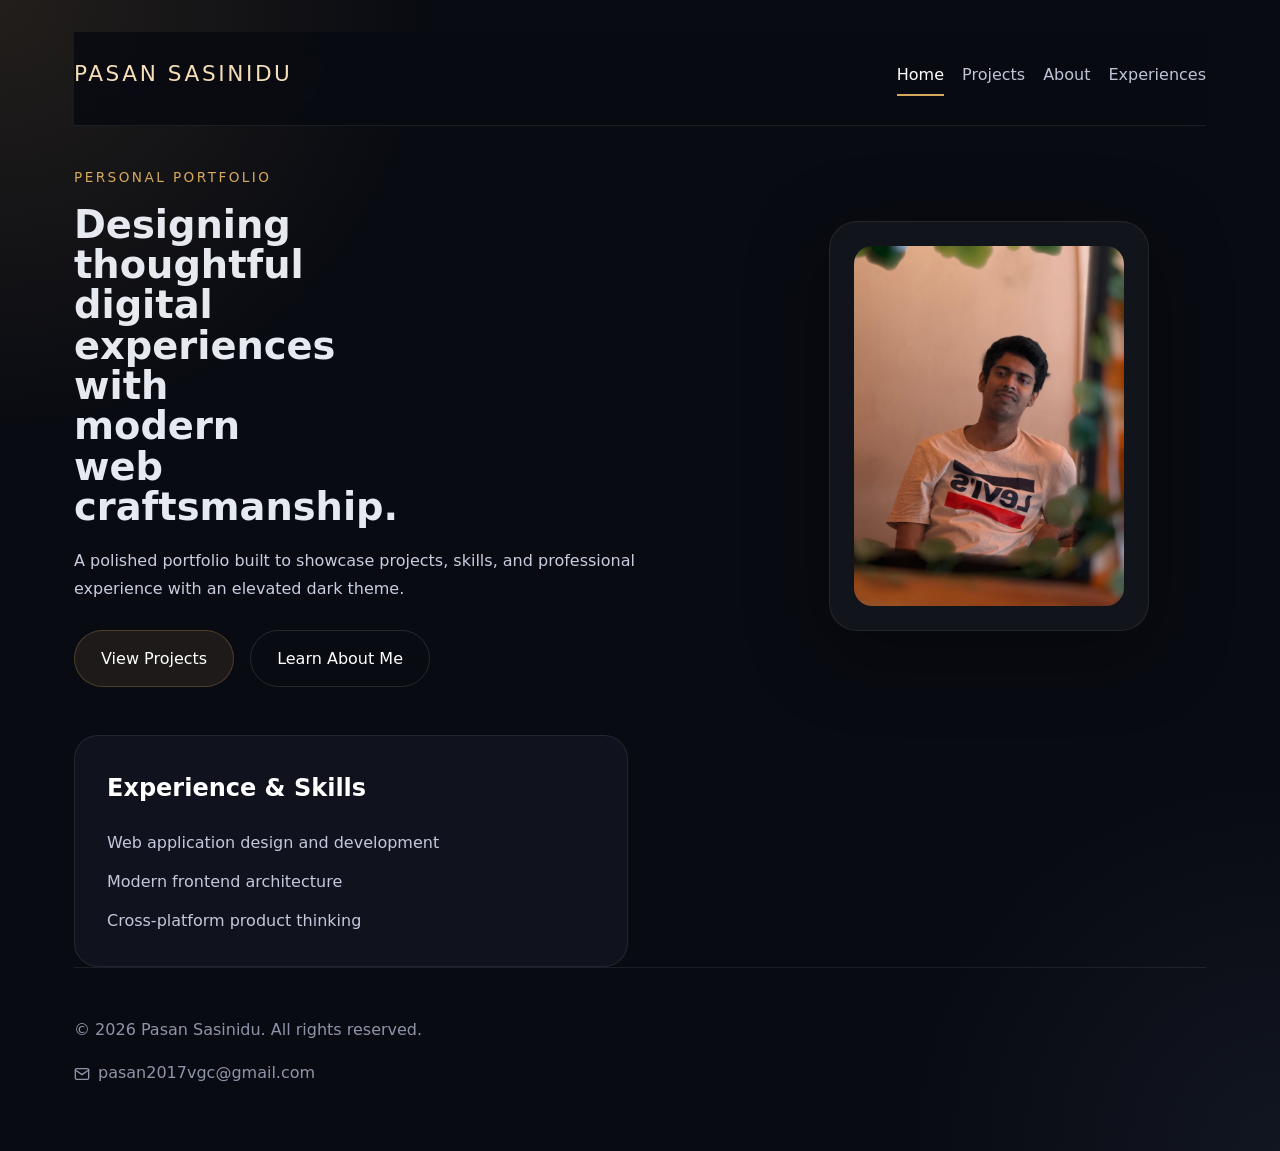
<file: index.html>
<!DOCTYPE html>
<html lang="en">
<head>
  <meta charset="UTF-8" />
  <meta name="viewport" content="width=device-width, initial-scale=1.0" />
  <title>Pasan Sasinidu | Portfolio</title>
  <link rel="stylesheet" href="styles.css" />
</head>
<body>
  <div class="page-shell">
    <header class="site-header">
      <div class="brand">Pasan Sasinidu</div>
      <nav class="site-nav">
        <a href="index.html" class="active">Home</a>
        <a href="projects.html">Projects</a>
        <a href="about.html">About</a>
        <a href="experiences.html">Experiences</a>
      </nav>
    </header>

    <main class="content">
      <section class="hero">
        <div>
          <p class="eyebrow">Personal Portfolio</p>
          <h1>Designing thoughtful digital experiences with modern web craftsmanship.</h1>
          <p class="hero-text">A polished portfolio built to showcase projects, skills, and professional experience with an elevated dark theme.</p>
          <div class="hero-buttons">
            <a href="projects.html" class="button">View Projects</a>
            <a href="about.html" class="button button-secondary">Learn About Me</a>
          </div>
        </div>
        <div class="hero-visual">
          <div class="photo-card">
            <img src="assets/effc8e5b-05c0-43fc-905c-9ed1c3e35aa3.JPG" alt="Profile photo" />
          </div>
        </div>
      </section>

      <section class="featured-section">
        <div class="feature-card">
          <h2>Experience & Skills</h2>
          <ul class="summary-list">
            <li>Web application design and development</li>
            <li>Modern frontend architecture</li>
            <li>Cross-platform product thinking</li>
          </ul>
        </div>
      </section>
    </main>

    <footer class="site-footer">
      <p>© 2026 Pasan Sasinidu. All rights reserved.</p>
      <p><svg width="16" height="16" viewBox="0 0 24 24" fill="none" xmlns="http://www.w3.org/2000/svg" style="margin-right: 8px; vertical-align: middle;"><path d="M4 4h16c1.1 0 2 .9 2 2v12c0 1.1-.9 2-2 2H4c-1.1 0-2-.9-2-2V6c0-1.1.9-2 2-2z" stroke="currentColor" stroke-width="2" stroke-linecap="round" stroke-linejoin="round"/><polyline points="22,6 12,13 2,6" stroke="currentColor" stroke-width="2" stroke-linecap="round" stroke-linejoin="round"/></svg>pasan2017vgc@gmail.com</p>
    </footer>
  </div>
</body>
</html>
</file>
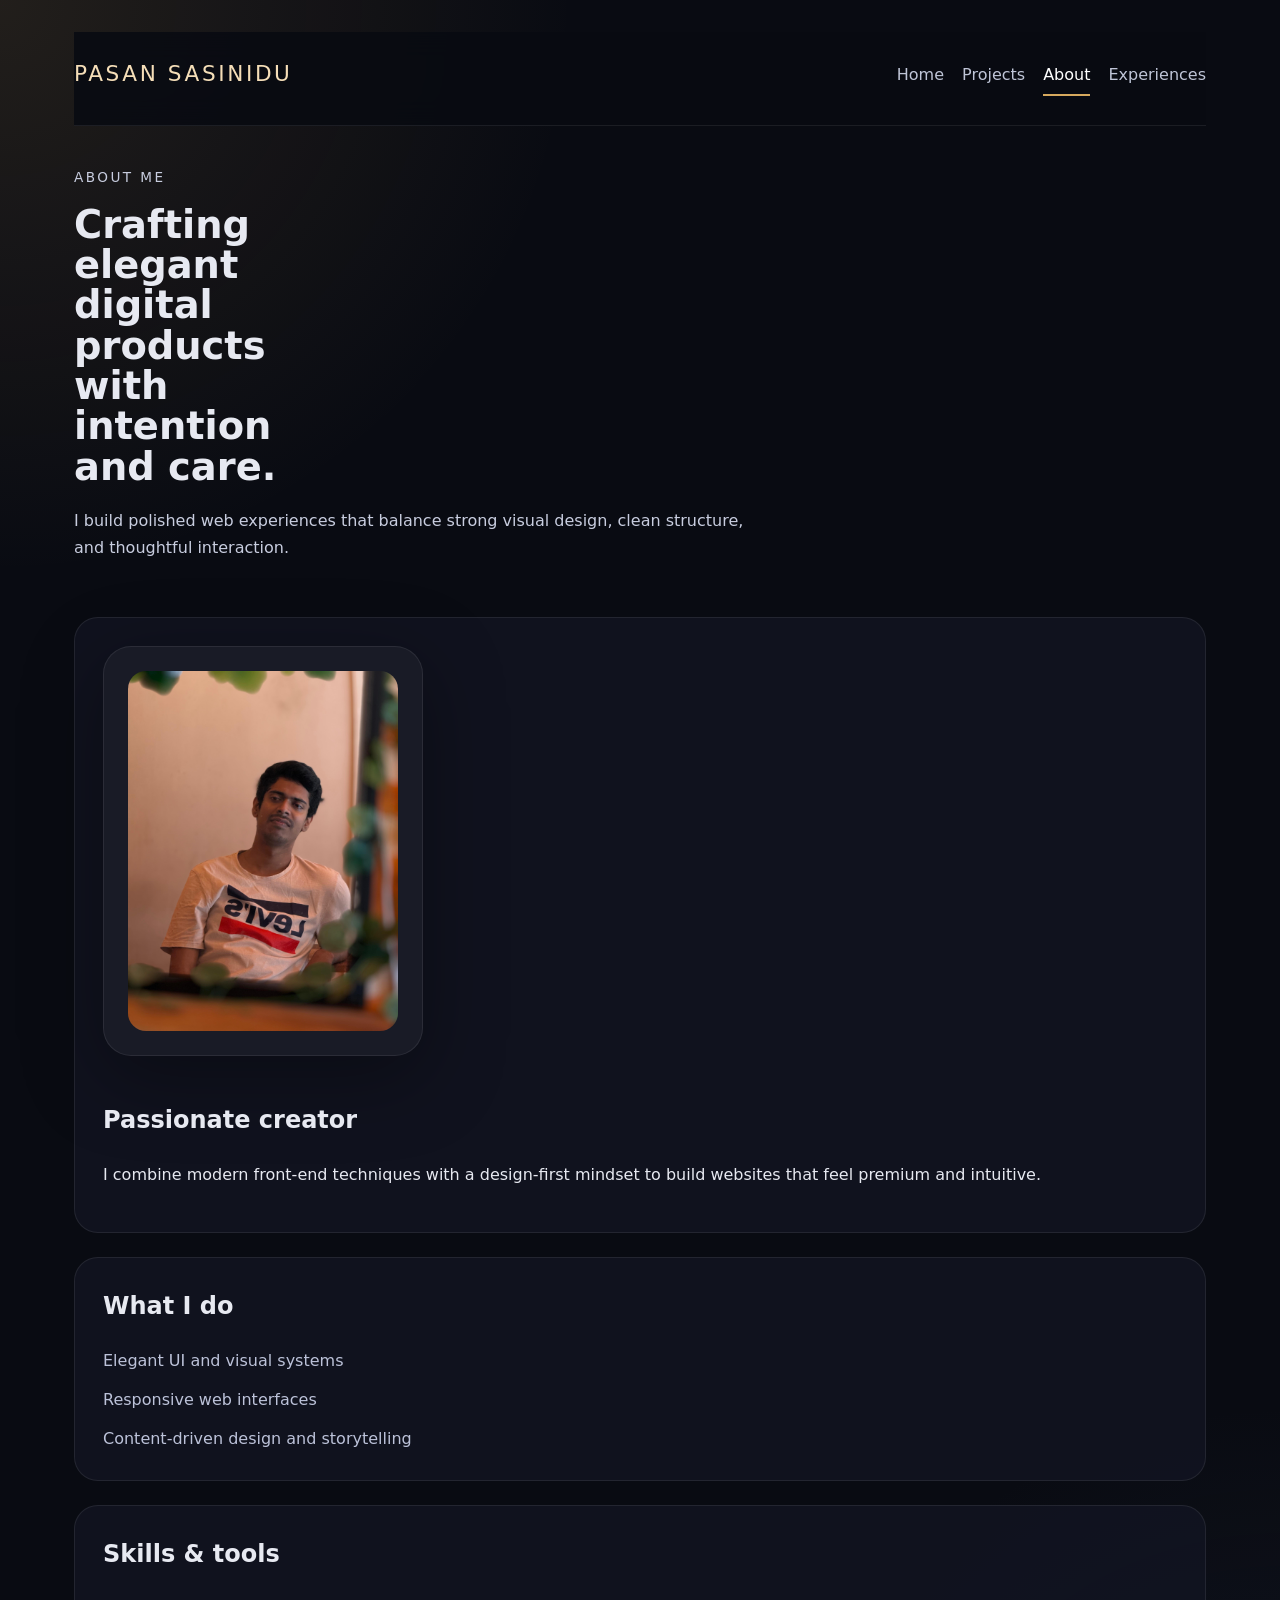
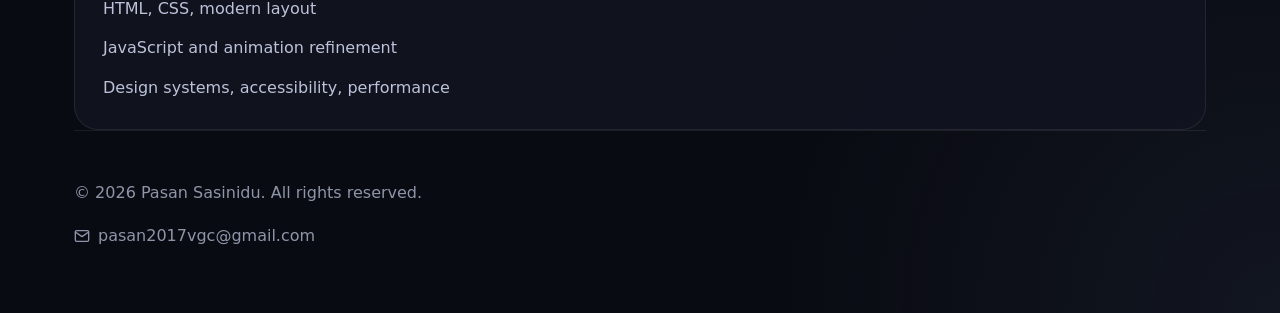
<file: about.html>
<!DOCTYPE html>
<html lang="en">
<head>
  <meta charset="UTF-8" />
  <meta name="viewport" content="width=device-width, initial-scale=1.0" />
  <title>About | Pasan Sasinidu</title>
  <link rel="stylesheet" href="styles.css" />
</head>
<body>
  <div class="page-shell">
    <header class="site-header">
      <div class="brand">Pasan Sasinidu</div>
      <nav class="site-nav">
        <a href="index.html">Home</a>
        <a href="projects.html">Projects</a>
        <a href="about.html" class="active">About</a>
        <a href="experiences.html">Experiences</a>
      </nav>
    </header>

    <main class="content page-content">
      <section class="page-intro">
        <p class="eyebrow">About Me</p>
        <h1>Crafting elegant digital products with intention and care.</h1>
        <p>I build polished web experiences that balance strong visual design, clean structure, and thoughtful interaction.</p>
      </section>

      <section class="about-grid">
        <div class="bio-card">
          <div class="photo-card about-photo">
            <img src="assets/effc8e5b-05c0-43fc-905c-9ed1c3e35aa3.JPG" alt="Professional portrait" />
          </div>
          <div>
            <h2>Passionate creator</h2>
            <p>I combine modern front-end techniques with a design-first mindset to build websites that feel premium and intuitive.</p>
          </div>
        </div>

        <div class="detail-card">
          <h2>What I do</h2>
          <ul>
            <li>Elegant UI and visual systems</li>
            <li>Responsive web interfaces</li>
            <li>Content-driven design and storytelling</li>
          </ul>
        </div>

        <div class="detail-card">
          <h2>Skills & tools</h2>
          <ul>
            <li>HTML, CSS, modern layout</li>
            <li>JavaScript and animation refinement</li>
            <li>Design systems, accessibility, performance</li>
          </ul>
        </div>
      </section>
    </main>

    <footer class="site-footer">
      <p>© 2026 Pasan Sasinidu. All rights reserved.</p>
      <p><svg width="16" height="16" viewBox="0 0 24 24" fill="none" xmlns="http://www.w3.org/2000/svg" style="margin-right: 8px; vertical-align: middle;"><path d="M4 4h16c1.1 0 2 .9 2 2v12c0 1.1-.9 2-2 2H4c-1.1 0-2-.9-2-2V6c0-1.1.9-2 2-2z" stroke="currentColor" stroke-width="2" stroke-linecap="round" stroke-linejoin="round"/><polyline points="22,6 12,13 2,6" stroke="currentColor" stroke-width="2" stroke-linecap="round" stroke-linejoin="round"/></svg>pasan2017vgc@gmail.com</p>
    </footer>
  </div>
</body>
</html>
</file>
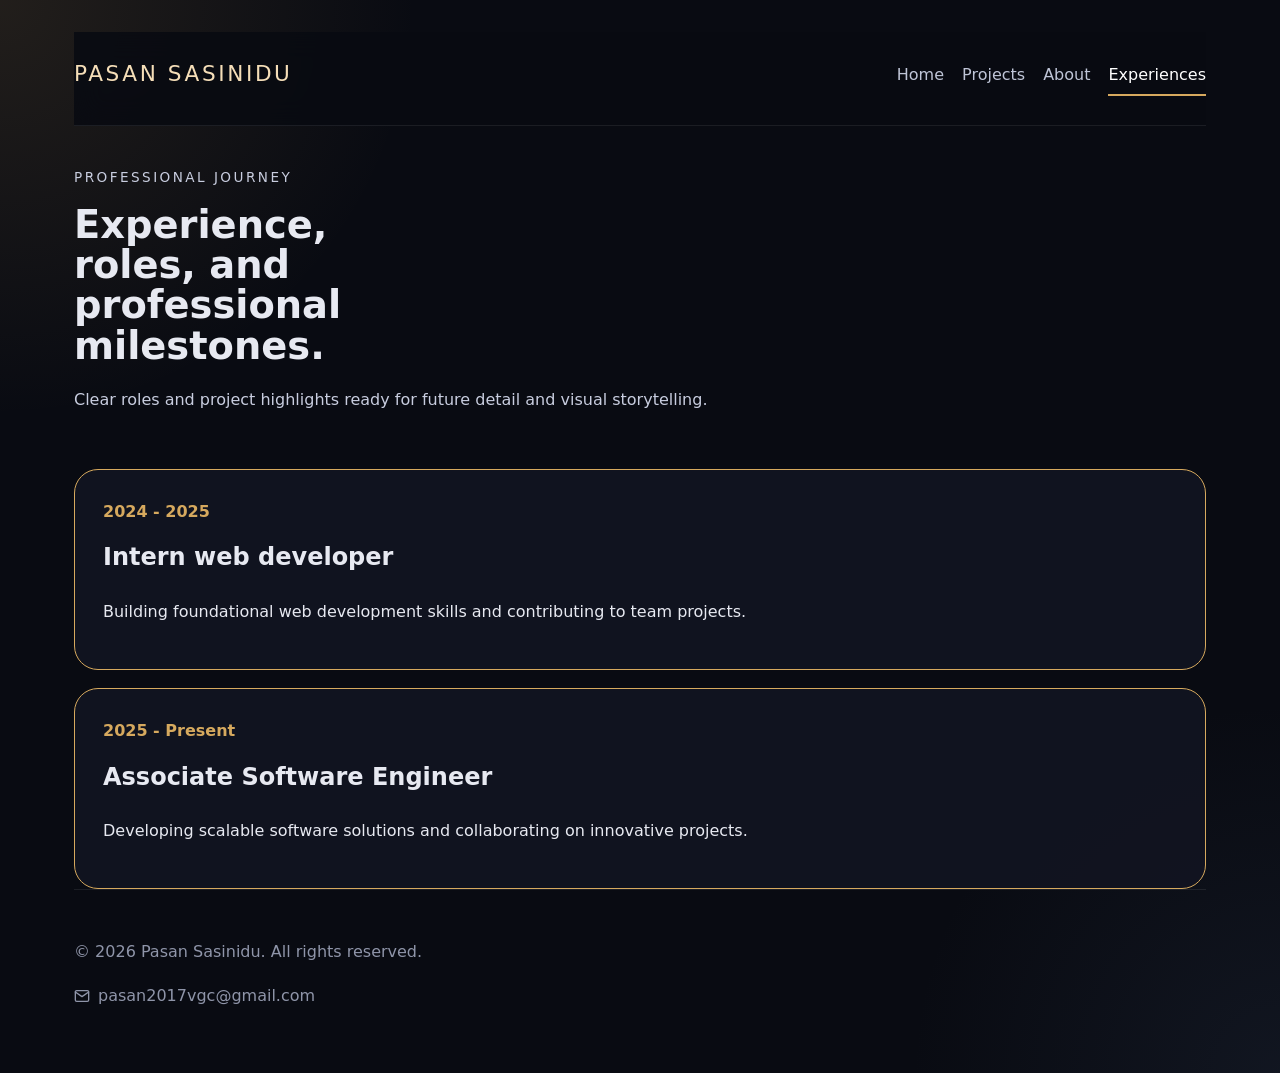
<file: experiences.html>
<!DOCTYPE html>
<html lang="en">
<head>
  <meta charset="UTF-8" />
  <meta name="viewport" content="width=device-width, initial-scale=1.0" />
  <title>Experiences | Pasan Sasinidu</title>
  <link rel="stylesheet" href="styles.css" />
</head>
<body>
  <div class="page-shell">
    <header class="site-header">
      <div class="brand">Pasan Sasinidu</div>
      <nav class="site-nav">
        <a href="index.html">Home</a>
        <a href="projects.html">Projects</a>
        <a href="about.html">About</a>
        <a href="experiences.html" class="active">Experiences</a>
      </nav>
    </header>

    <main class="content page-content">
      <section class="page-intro">
        <p class="eyebrow">Professional Journey</p>
        <h1>Experience, roles, and professional milestones.</h1>
        <p>Clear roles and project highlights ready for future detail and visual storytelling.</p>
      </section>

      <section class="timeline">
        <article class="timeline-item highlight">
          <span class="timeline-date">2024 - 2025</span>
          <div>
            <h2>Intern web developer</h2>
            <p>Building foundational web development skills and contributing to team projects.</p>
          </div>
        </article>
        <article class="timeline-item highlight">
          <span class="timeline-date">2025 - Present</span>
          <div>
            <h2>Associate Software Engineer</h2>
            <p>Developing scalable software solutions and collaborating on innovative projects.</p>
          </div>
        </article>
      </section>


      </section>
    </main>

    <footer class="site-footer">
      <p>© 2026 Pasan Sasinidu. All rights reserved.</p>
      <p><svg width="16" height="16" viewBox="0 0 24 24" fill="none" xmlns="http://www.w3.org/2000/svg" style="margin-right: 8px; vertical-align: middle;"><path d="M4 4h16c1.1 0 2 .9 2 2v12c0 1.1-.9 2-2 2H4c-1.1 0-2-.9-2-2V6c0-1.1.9-2 2-2z" stroke="currentColor" stroke-width="2" stroke-linecap="round" stroke-linejoin="round"/><polyline points="22,6 12,13 2,6" stroke="currentColor" stroke-width="2" stroke-linecap="round" stroke-linejoin="round"/></svg>pasan2017vgc@gmail.com</p>
    </footer>
  </div>
</body>
</html>
</file>
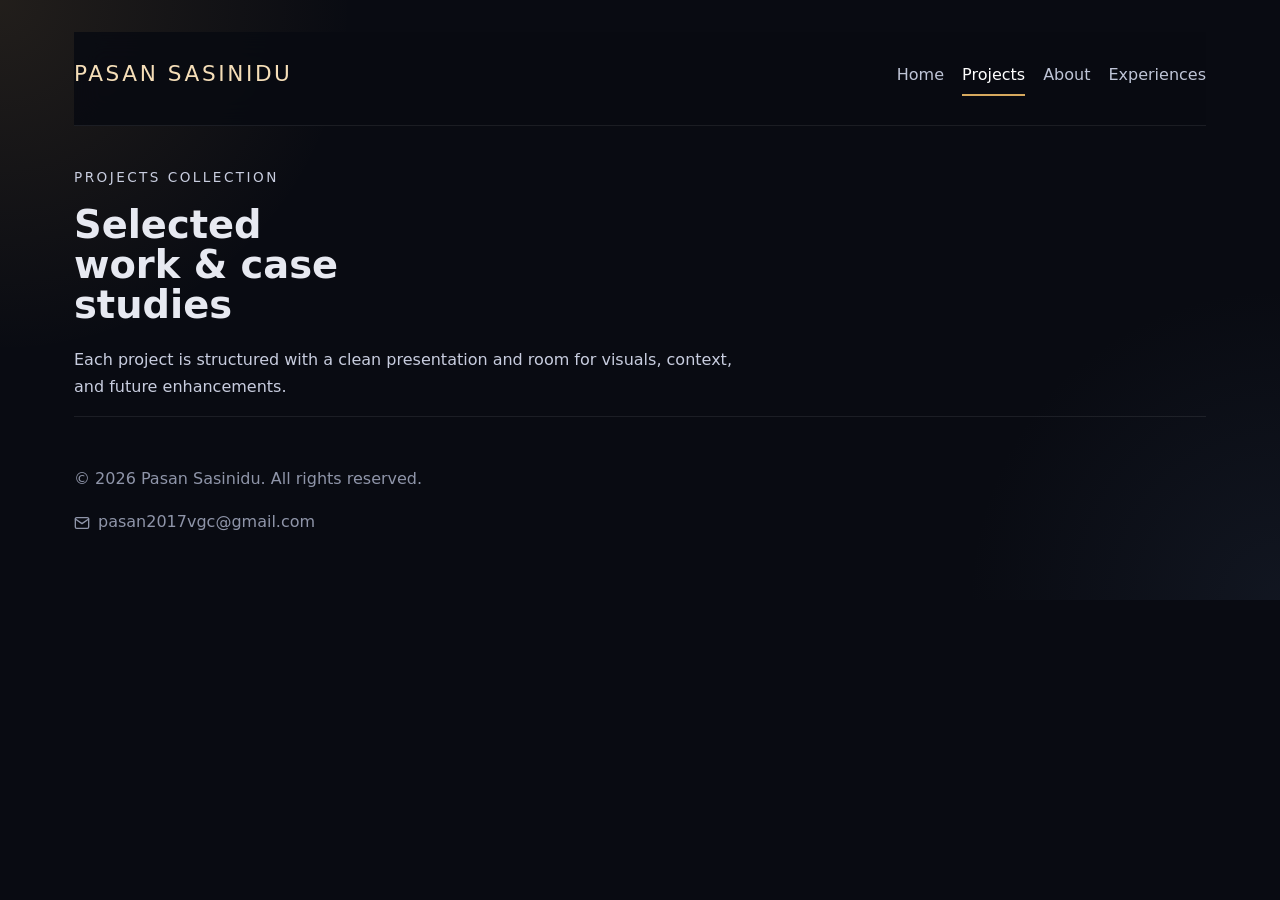
<file: projects.html>
<!DOCTYPE html>
<html lang="en">
<head>
  <meta charset="UTF-8" />
  <meta name="viewport" content="width=device-width, initial-scale=1.0" />
  <title>Projects | Pasan Sasinidu</title>
  <link rel="stylesheet" href="styles.css" />
</head>
<body>
  <div class="page-shell">
    <header class="site-header">
      <div class="brand">Pasan Sasinidu</div>
      <nav class="site-nav">
        <a href="index.html">Home</a>
        <a href="projects.html" class="active">Projects</a>
        <a href="about.html">About</a>
        <a href="experiences.html">Experiences</a>
      </nav>
    </header>

    <main class="content page-content">
      <section class="page-intro">
        <p class="eyebrow">Projects Collection</p>
        <h1>Selected work & case studies</h1>
        <p>Each project is structured with a clean presentation and room for visuals, context, and future enhancements.</p>
      </section>

    </main>

    <footer class="site-footer">
      <p>© 2026 Pasan Sasinidu. All rights reserved.</p>
      <p><svg width="16" height="16" viewBox="0 0 24 24" fill="none" xmlns="http://www.w3.org/2000/svg" style="margin-right: 8px; vertical-align: middle;"><path d="M4 4h16c1.1 0 2 .9 2 2v12c0 1.1-.9 2-2 2H4c-1.1 0-2-.9-2-2V6c0-1.1.9-2 2-2z" stroke="currentColor" stroke-width="2" stroke-linecap="round" stroke-linejoin="round"/><polyline points="22,6 12,13 2,6" stroke="currentColor" stroke-width="2" stroke-linecap="round" stroke-linejoin="round"/></svg>pasan2017vgc@gmail.com</p>
    </footer>
  </div>
</body>
</html>
</file>
<file: styles.css>
:root {
  color-scheme: dark;
  font-family: "Inter", system-ui, -apple-system, BlinkMacSystemFont, "Segoe UI", sans-serif;
  background: #090b12;
  color: #e7e9f1;
  accent-color: #d6a95e;
}

* {
  box-sizing: border-box;
}

html, body {
  margin: 0;
  min-height: 100%;
  background: radial-gradient(circle at top left, rgba(214,169,94,0.12), transparent 25%),
              radial-gradient(circle at bottom right, rgba(55,71,99,0.18), transparent 22%),
              #090b12;
}

body {
  line-height: 1.7;
  font-size: 16px;
}

.page-shell {
  max-width: 1180px;
  margin: 0 auto;
  padding: 32px 24px 48px;
}

.site-header {
  position: sticky;
  top: 0;
  z-index: 20;
  display: flex;
  align-items: center;
  justify-content: space-between;
  gap: 24px;
  padding: 24px 0 32px;
  backdrop-filter: blur(14px);
  background: rgba(9, 11, 18, 0.88);
  border-bottom: 1px solid rgba(255,255,255,0.08);
}

.brand {
  font-size: 1.35rem;
  letter-spacing: 0.12em;
  text-transform: uppercase;
  color: #f5deb8;
}

.site-nav {
  display: flex;
  flex-wrap: wrap;
  gap: 18px;
}

.site-nav a {
  color: #bfc5d7;
  text-decoration: none;
  position: relative;
  transition: color 0.2s ease;
}

.site-nav a:hover,
.site-nav a.active {
  color: #fff;
}

.site-nav a.active::after,
.site-nav a:hover::after {
  content: "";
  position: absolute;
  left: 0;
  bottom: -8px;
  width: 100%;
  height: 2px;
  background: #d6a95e;
}

.content {
  padding-top: 40px;
}

.hero {
  display: grid;
  grid-template-columns: 1.5fr 1fr;
  gap: 48px;
  align-items: center;
  margin-bottom: 48px;
}

.eyebrow {
  margin: 0 0 16px;
  color: #d6a95e;
  letter-spacing: 0.18em;
  text-transform: uppercase;
  font-size: 0.85rem;
}

.hero h1,
.page-intro h1 {
  margin: 0 0 20px;
  font-size: clamp(2.4rem, 3vw, 3.5rem);
  line-height: 1.05;
  max-width: 10ch;
}

.hero-text,
.page-intro p {
  max-width: 680px;
  color: #c8cddf;
}

.hero-buttons {
  display: flex;
  flex-wrap: wrap;
  gap: 16px;
  margin-top: 28px;
}

.button {
  display: inline-flex;
  align-items: center;
  justify-content: center;
  padding: 14px 26px;
  border-radius: 999px;
  border: 1px solid rgba(214,169,94,0.25);
  background: rgba(214,169,94,0.1);
  color: #fff;
  text-decoration: none;
  transition: background 0.25s ease, transform 0.2s ease;
}

.button:hover {
  background: rgba(214,169,94,0.2);
  transform: translateY(-1px);
}

.button-secondary {
  background: transparent;
  border-color: rgba(255,255,255,0.12);
}

.hero-visual {
  display: flex;
  justify-content: center;
}

.photo-card {
  background: rgba(255,255,255,0.04);
  border: 1px solid rgba(255,255,255,0.08);
  border-radius: 28px;
  padding: 24px;
  text-align: center;
  width: min(100%, 320px);
  box-shadow: 0 20px 80px rgba(0,0,0,0.35);
}

.photo-card img {
  width: 100%;
  height: auto;
  border-radius: 18px;
  display: block;
}

.photo-card p {
  margin: 18px 0 0;
  color: #9da3b5;
}

.featured-section {
  display: grid;
  grid-template-columns: repeat(2, minmax(280px, 1fr));
  gap: 24px;
}

.feature-card {
  background: rgba(18,21,33,0.85);
  border: 1px solid rgba(255,255,255,0.08);
  border-radius: 24px;
  padding: 32px;
}

.feature-card h2 {
  margin-top: 0;
  color: #fff;
}

.placeholder-grid {
  display: grid;
  gap: 18px;
  margin-top: 24px;
}

.project-card {
  display: grid;
  gap: 14px;
  padding: 18px;
  border: 1px solid rgba(255,255,255,0.07);
  border-radius: 20px;
}

.project-card h3 {
  margin: 0;
}

.project-card p {
  margin: 0;
  color: #b8bdd1;
}

.summary-list {
  list-style: none;
  padding: 0;
  margin: 0;
  display: grid;
  gap: 12px;
  color: #c3c8dc;
}

.page-content {
  display: grid;
  gap: 40px;
}

.page-intro {
  max-width: 780px;
}

.projects-grid,
.about-grid,
.experience-gallery {
  display: grid;
  gap: 24px;
}

.project-item,
.detail-card,
.timeline-item,
.bio-card {
  background: rgba(18,21,33,0.85);
  border: 1px solid rgba(255,255,255,0.08);
  border-radius: 24px;
  padding: 28px;
}

.timeline-item.highlight {
  border-color: #d6a95e;
  border-width: 0.5px;
}

.project-item {
  display: grid;
  grid-template-columns: 1fr 1.4fr;
  gap: 24px;
  align-items: center;
}

.project-photo img,
.about-photo img,
.experience-photo img {
  width: 100%;
  height: auto;
  border-radius: 18px;
}

.project-copy h2,
.detail-card h2,
.timeline-item h2 {
  margin-top: 0;
}

.project-meta {
  margin: 14px 0 0;
  color: #9da3b5;
}

.about-grid {
  grid-template-columns: 1fr;
}

.bio-card {
  display: grid;
  gap: 24px;
}

.detail-card ul {
  list-style: none;
  padding: 0;
  margin: 0;
  display: grid;
  gap: 12px;
  color: #bcc2d9;
}

.timeline {
  display: grid;
  gap: 18px;
}

.timeline-item {
  display: grid;
  gap: 12px;
}

.timeline-date {
  color: #d6a95e;
  font-weight: 600;
}

.experience-gallery {
  grid-template-columns: repeat(auto-fit, minmax(260px, 1fr));
}

.experience-photo {
  text-align: center;
}

.site-footer {
  padding-top: 32px;
  border-top: 1px solid rgba(255,255,255,0.08);
  color: #8f95a9;
}

@media (max-width: 880px) {
  .hero {
    grid-template-columns: 1fr;
  }

  .featured-section,
  .project-item,
  .about-grid {
    grid-template-columns: 1fr;
  }
}

@media (max-width: 640px) {
  .page-shell {
    padding: 24px 16px 32px;
  }

  .site-header {
    flex-direction: column;
    align-items: flex-start;
  }

  .hero-buttons {
    flex-direction: column;
  }
}
</file>
